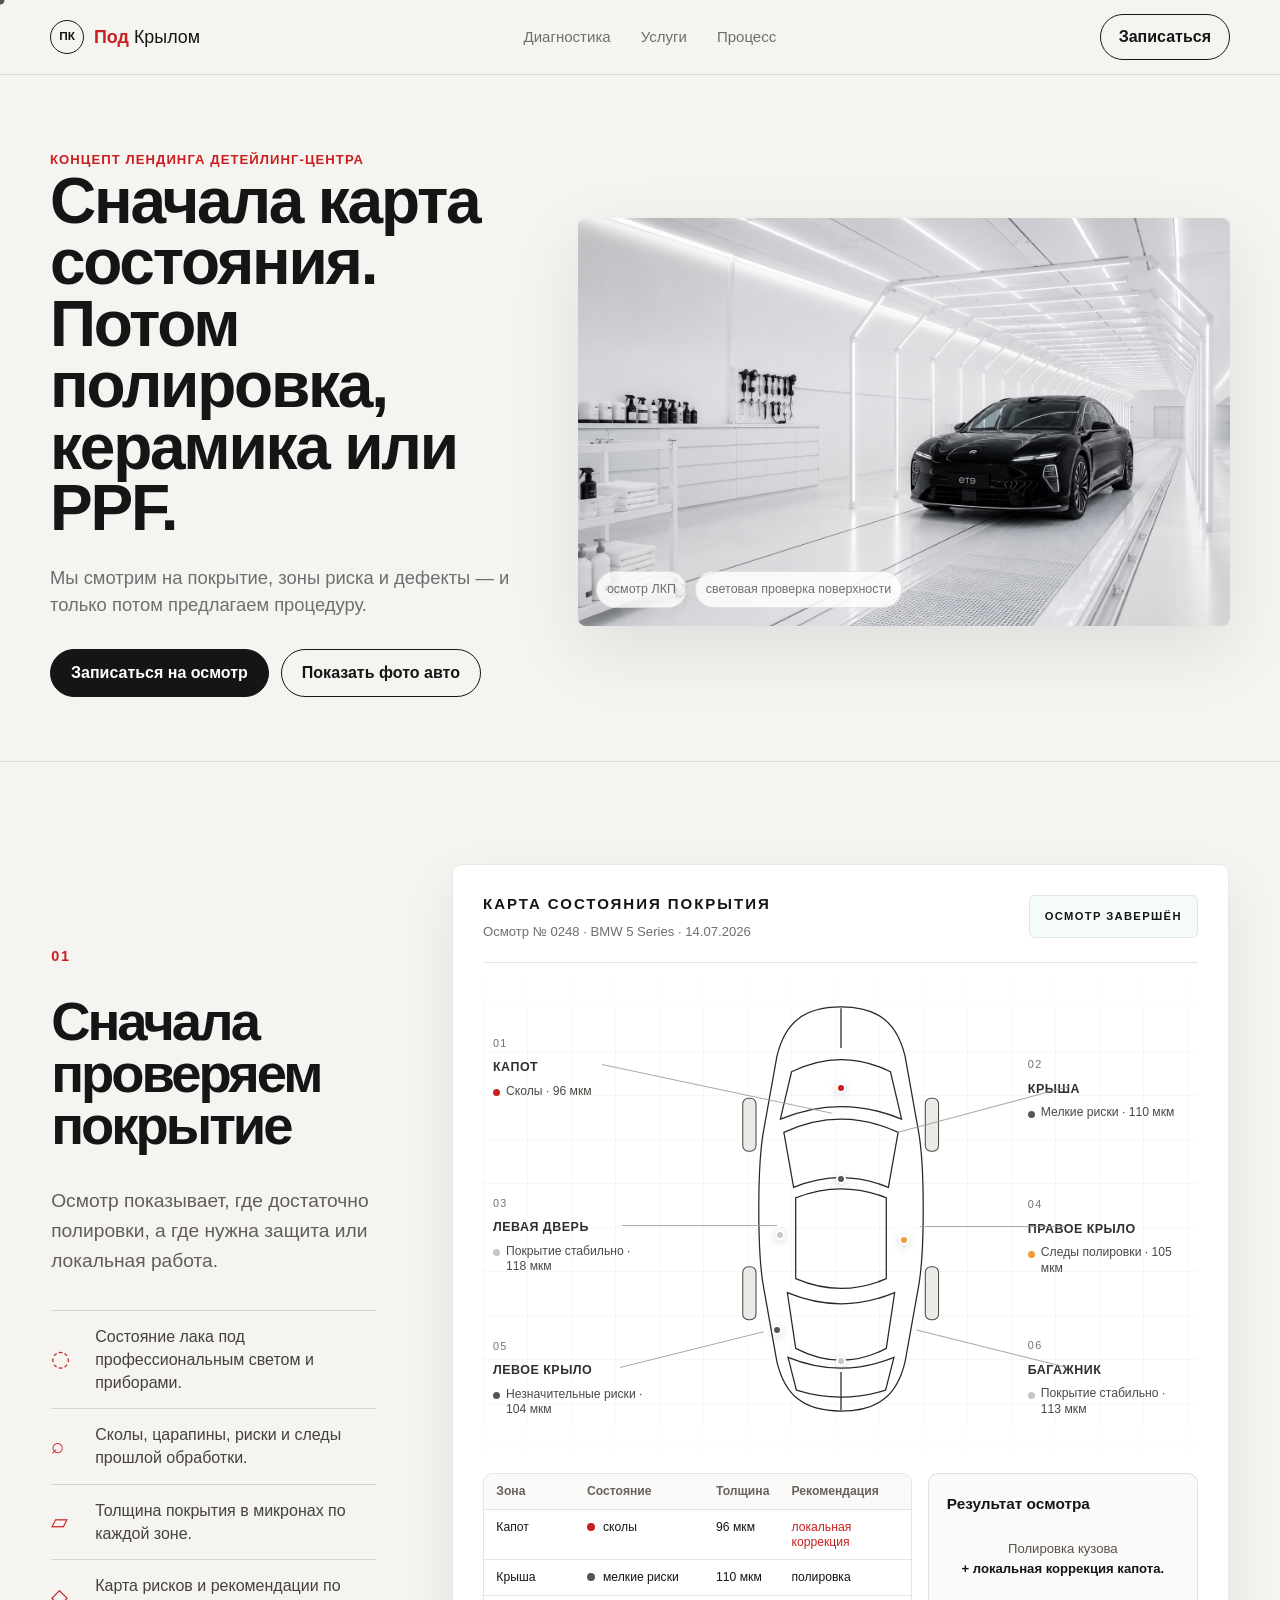
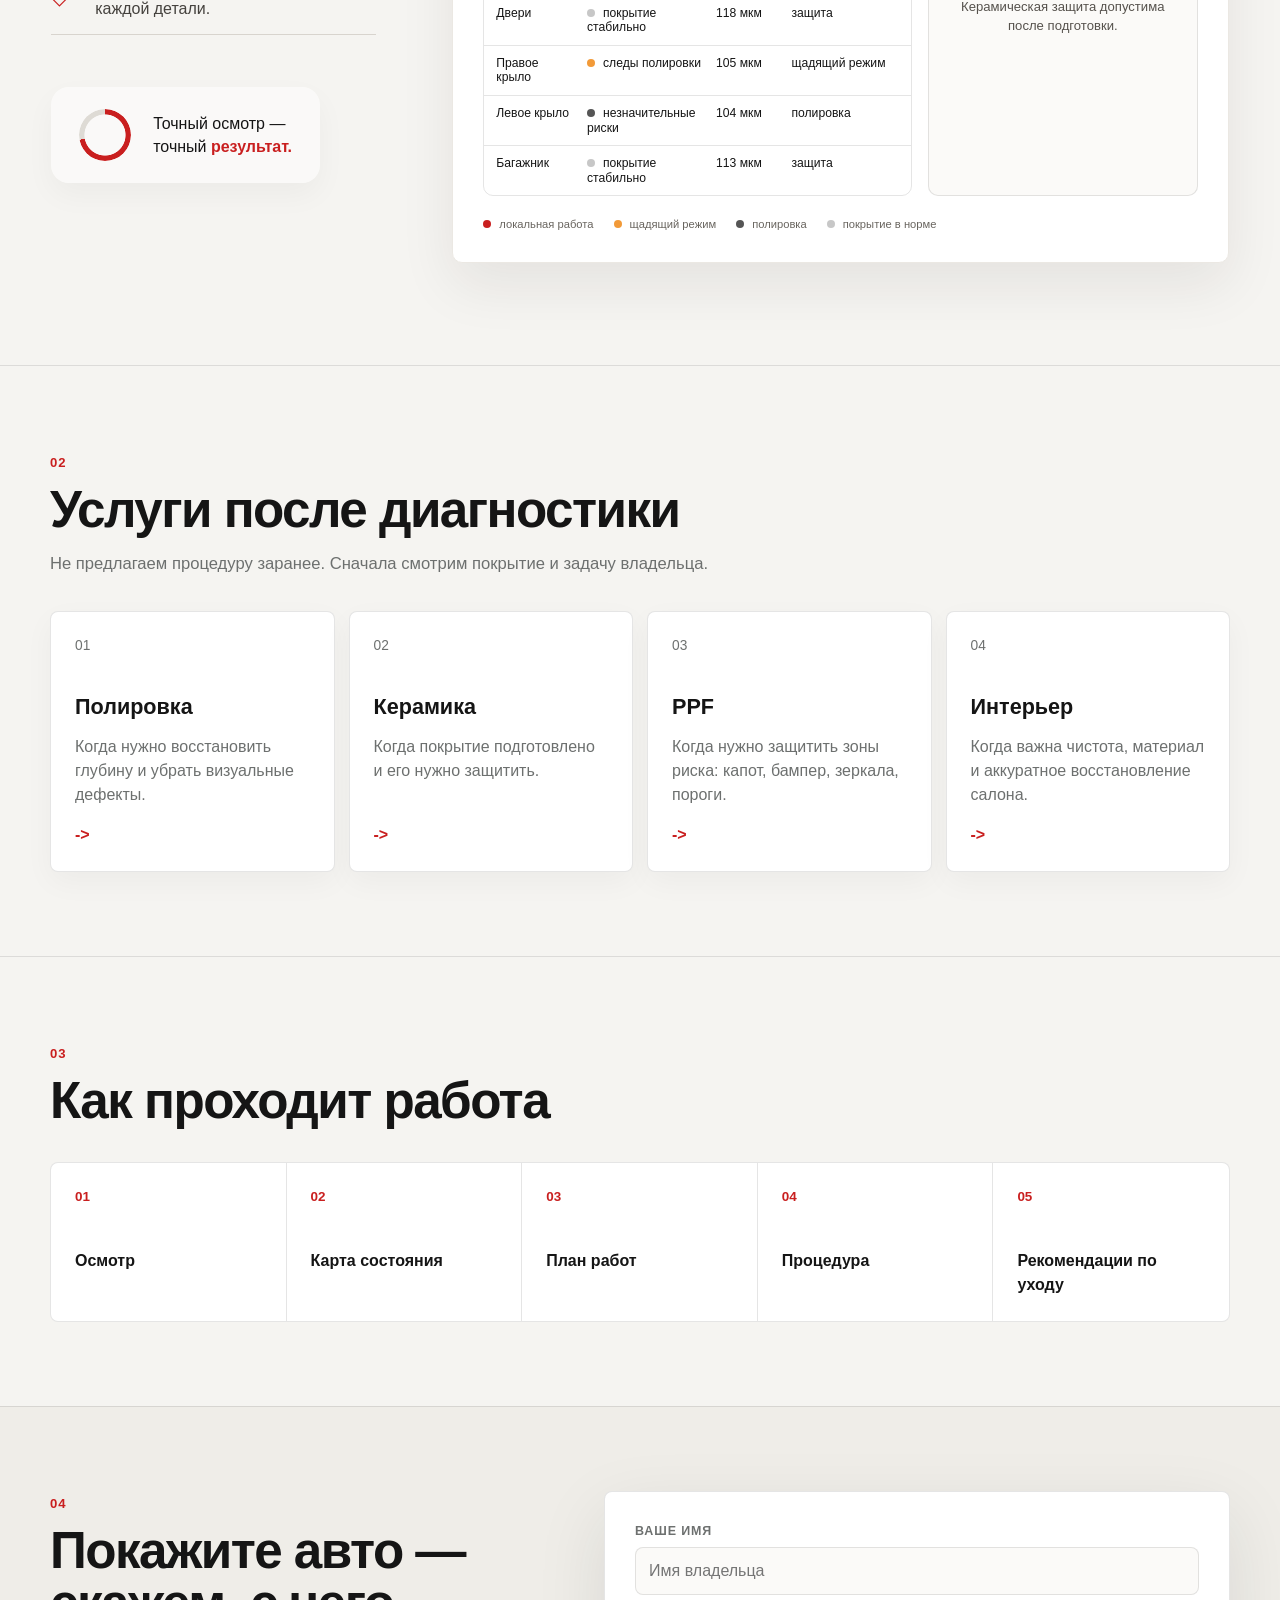
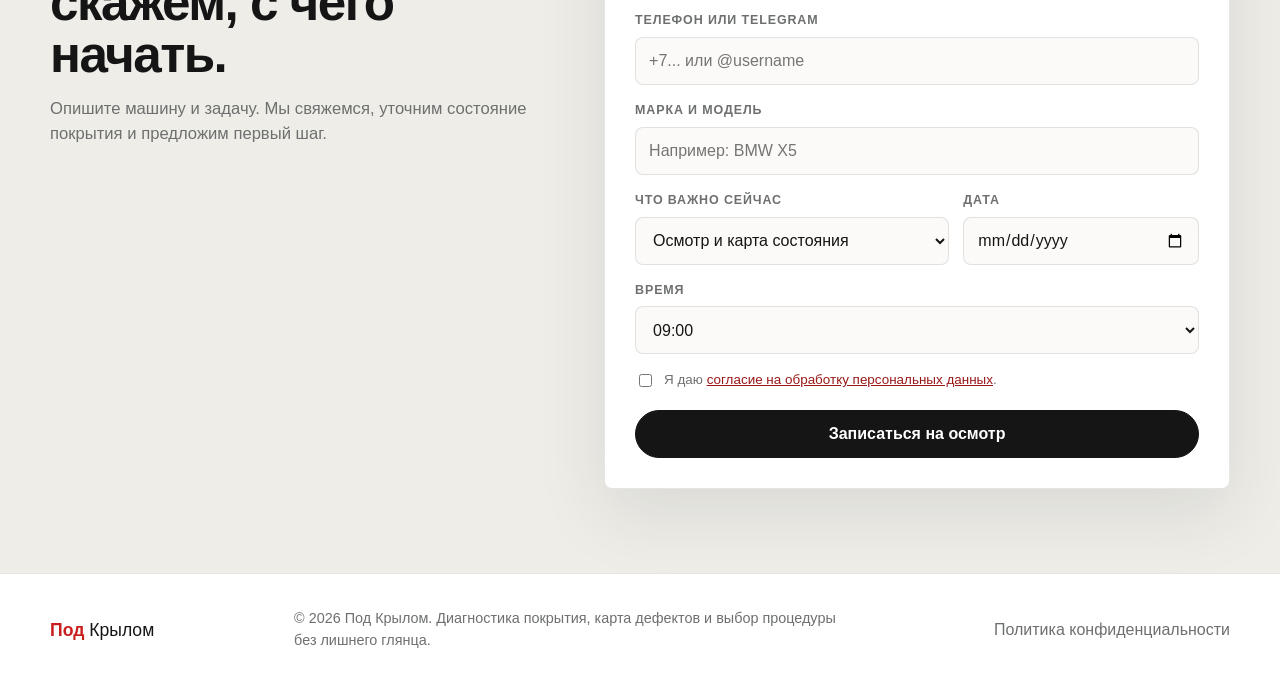
<file: index.html>
<!DOCTYPE html>
<html lang="ru">
<head>
    <meta charset="UTF-8">
    <meta name="viewport" content="width=device-width, initial-scale=1.0">
    <title>Под Крылом — диагностика покрытия и детейлинг автомобиля</title>
    <meta name="description" content="Под Крылом — детейлинг-студия в Москве. Сначала смотрим лак, зоны риска и дефекты, потом предлагаем полировку, керамику, PPF или интерьер.">
    <link rel="stylesheet" href="styles.css">
</head>
<body id="top">
    <div class="preloader" id="preloader" aria-hidden="true">
        <div class="preloader-car">
            <svg viewBox="0 0 420 110" role="img" aria-label="Силуэт автомобиля">
                <path class="car-outline" d="M42 73 C70 48, 98 36, 142 36 L250 36 C289 37, 313 50, 345 72 L382 75" />
                <path class="car-outline lower" d="M74 78 L335 78" />
                <circle class="car-wheel" cx="126" cy="79" r="16" />
                <circle class="car-wheel" cx="294" cy="79" r="16" />
                <path class="scan-line" d="M56 46 L360 46" />
                <path class="preloader-mark" d="M228 31 l11 11 m0 -11 l-11 11" />
            </svg>
        </div>
        <p>Проверяем состояние поверхности...</p>
    </div>

    <div class="cursor-dot" id="cursorDot" aria-hidden="true"></div>
    <div class="cursor-label" id="cursorLabel" aria-hidden="true">проверить зону</div>

    <header class="header">
        <div class="container header-container">
            <a href="#top" class="logo" aria-label="Под Крылом">
                <span class="logo-mark">ПК</span>
                <span class="logo-text"><strong>Под</strong> Крылом</span>
            </a>
            <nav class="nav" aria-label="Основная навигация">
                <a href="#diagnostics">Диагностика</a>
                <a href="#services">Услуги</a>
                <a href="#process">Процесс</a>
            </nav>
            <a href="#booking" class="header-action">Записаться</a>
        </div>
    </header>

    <main>
        <section class="hero-section">
            <div class="container hero-grid">
                <div class="hero-copy">
                    <span class="eyebrow">Концепт лендинга детейлинг-центра</span>
                    <h1>Сначала карта состояния.<br>Потом полировка, керамика или PPF.</h1>
                    <p>Мы смотрим на покрытие, зоны риска и дефекты — и только потом предлагаем процедуру.</p>
                    <div class="hero-actions">
                        <a href="#booking" class="btn btn-primary">Записаться на осмотр</a>
                        <a href="#booking" class="btn btn-secondary">Показать фото авто</a>
                    </div>
                </div>
                <figure class="hero-visual inspection-area">
                    <img src="assets/images/detailing-antigravity-hero.jpg" alt="Светлая детейлинг-студия и автомобиль на осмотре покрытия" loading="eager" decoding="async">
                    <figcaption>
                        <span>осмотр ЛКП</span>
                        <span>световая проверка поверхности</span>
                    </figcaption>
                </figure>
            </div>
        </section>

        <section class="inspection diagnostics-section" id="diagnostics">
            <div class="inspection__copy">
                <span class="inspection__index">01</span>
                <h2 class="inspection__title">Сначала<br>проверяем покрытие</h2>
                <p class="inspection__lead">Осмотр показывает, где достаточно полировки, а где нужна защита или локальная работа.</p>

                <ul class="inspection__benefits">
                    <li>
                        <span class="inspection__benefit-icon" aria-hidden="true">◌</span>
                        <span>Состояние лака под профессиональным светом и приборами.</span>
                    </li>
                    <li>
                        <span class="inspection__benefit-icon" aria-hidden="true">⌕</span>
                        <span>Сколы, царапины, риски и следы прошлой обработки.</span>
                    </li>
                    <li>
                        <span class="inspection__benefit-icon" aria-hidden="true">▱</span>
                        <span>Толщина покрытия в микронах по каждой зоне.</span>
                    </li>
                    <li>
                        <span class="inspection__benefit-icon" aria-hidden="true">◇</span>
                        <span>Карта рисков и рекомендации по каждой детали.</span>
                    </li>
                </ul>

                <div class="inspection__result-chip">
                    <span class="inspection__result-ring" aria-hidden="true"></span>
                    <p>Точный осмотр —<br>точный <strong>результат.</strong></p>
                </div>
            </div>

            <article class="inspection-card">
                <header class="inspection-card__header">
                    <div>
                        <p class="inspection-card__eyebrow">Карта состояния покрытия</p>
                        <p class="inspection-card__meta">Осмотр № 0248 · BMW 5 Series · 14.07.2026</p>
                    </div>
                    <span class="inspection-card__status">Осмотр завершён</span>
                </header>

                <div class="inspection-card__map">
                    <div class="inspection-card__grid" aria-hidden="true"></div>

                    <div class="car-map" role="img" aria-label="Карта состояния кузова автомобиля">
                        <svg class="car-map__car" viewBox="0 0 320 620" aria-hidden="true">
                            <g fill="none" stroke="currentColor" stroke-width="2">
                                <path d="M160 20 C105 20 79 44 68 91 L49 197 C44 224 42 254 42 310 C42 366 44 396 49 423 L68 529 C79 576 105 600 160 600 C215 600 241 576 252 529 L271 423 C276 396 278 366 278 310 C278 254 276 224 271 197 L252 91 C241 44 215 20 160 20Z"/>
                                <path d="M89 113 Q160 78 231 113 L247 181 Q160 145 73 181Z"/>
                                <path d="M78 200 Q160 162 242 200 L228 279 Q160 251 92 279Z"/>
                                <path d="M95 294 Q160 268 225 294 L225 410 Q160 438 95 410Z"/>
                                <path d="M83 430 Q160 462 237 430 L225 510 Q160 544 95 510Z"/>
                                <path d="M84 523 Q160 554 236 523 L224 570 Q160 590 96 570Z"/>
                                <path d="M160 22 L160 79 M160 544 L160 599"/>
                            </g>
                            <g class="car-map__wheels">
                                <rect x="19" y="151" width="20" height="76" rx="8"/>
                                <rect x="281" y="151" width="20" height="76" rx="8"/>
                                <rect x="19" y="393" width="20" height="76" rx="8"/>
                                <rect x="281" y="393" width="20" height="76" rx="8"/>
                            </g>
                        </svg>

                        <button class="car-pin car-pin--hood is-critical" style="--x:50%;--y:22%" data-zone="hood" data-title="Капот" data-status="Сколы" data-thickness="96 мкм" data-recommendation="Локальная коррекция" aria-label="Капот: сколы, 96 микрон">
                            <span></span><b>Капот</b>
                        </button>
                        <button class="car-pin car-pin--roof is-polish" style="--x:50%;--y:43%" data-zone="roof" data-title="Крыша" data-status="Мелкие риски" data-thickness="110 мкм" data-recommendation="Полировка" aria-label="Крыша: мелкие риски, 110 микрон">
                            <span></span><b>Крыша</b>
                        </button>
                        <button class="car-pin car-pin--left-door is-normal" style="--x:31%;--y:56%" data-zone="leftDoor" data-title="Левая дверь" data-status="Покрытие стабильно" data-thickness="118 мкм" data-recommendation="Защита" aria-label="Левая дверь: покрытие стабильно, 118 микрон">
                            <span></span><b>Левая дверь</b>
                        </button>
                        <button class="car-pin car-pin--right-fender is-careful" style="--x:70%;--y:57%" data-zone="rightFender" data-title="Правое крыло" data-status="Следы полировки" data-thickness="105 мкм" data-recommendation="Щадящий режим" aria-label="Правое крыло: следы полировки, 105 микрон">
                            <span></span><b>Правое крыло</b>
                        </button>
                        <button class="car-pin car-pin--left-fender is-polish" style="--x:30%;--y:78%" data-zone="leftFender" data-title="Левое крыло" data-status="Незначительные риски" data-thickness="104 мкм" data-recommendation="Полировка" aria-label="Левое крыло: незначительные риски, 104 микрона">
                            <span></span><b>Левое крыло</b>
                        </button>
                        <button class="car-pin car-pin--trunk is-normal" style="--x:50%;--y:85%" data-zone="trunk" data-title="Багажник" data-status="Покрытие стабильно" data-thickness="113 мкм" data-recommendation="Защита" aria-label="Багажник: покрытие стабильно, 113 микрон">
                            <span></span><b>Багажник</b>
                        </button>
                    </div>

                    <div class="marker-tooltip" id="markerTooltip" role="status" aria-live="polite"></div>

                    <div class="map-callout map-callout--hood" data-zone="hood">
                        <span class="map-callout__number">01</span>
                        <strong>Капот</strong>
                        <em>Сколы · 96 мкм</em>
                    </div>
                    <div class="map-callout map-callout--roof" data-zone="roof">
                        <span class="map-callout__number">02</span>
                        <strong>Крыша</strong>
                        <em>Мелкие риски · 110 мкм</em>
                    </div>
                    <div class="map-callout map-callout--left-door" data-zone="leftDoor">
                        <span class="map-callout__number">03</span>
                        <strong>Левая дверь</strong>
                        <em>Покрытие стабильно · 118 мкм</em>
                    </div>
                    <div class="map-callout map-callout--right-fender" data-zone="rightFender">
                        <span class="map-callout__number">04</span>
                        <strong>Правое крыло</strong>
                        <em>Следы полировки · 105 мкм</em>
                    </div>
                    <div class="map-callout map-callout--left-fender" data-zone="leftFender">
                        <span class="map-callout__number">05</span>
                        <strong>Левое крыло</strong>
                        <em>Незначительные риски · 104 мкм</em>
                    </div>
                    <div class="map-callout map-callout--trunk" data-zone="trunk">
                        <span class="map-callout__number">06</span>
                        <strong>Багажник</strong>
                        <em>Покрытие стабильно · 113 мкм</em>
                    </div>
                </div>

                <div class="inspection-card__bottom">
                    <div class="inspection-table">
                        <div class="inspection-table__row inspection-table__head">
                            <span>Зона</span><span>Состояние</span><span>Толщина</span><span>Рекомендация</span>
                        </div>
                        <div class="inspection-table__row" data-zone="hood">
                            <span>Капот</span><span><i class="dot dot--critical"></i>сколы</span><span>96 мкм</span><span class="accent">локальная коррекция</span>
                        </div>
                        <div class="inspection-table__row" data-zone="roof">
                            <span>Крыша</span><span><i class="dot dot--polish"></i>мелкие риски</span><span>110 мкм</span><span>полировка</span>
                        </div>
                        <div class="inspection-table__row" data-zone="leftDoor">
                            <span>Двери</span><span><i class="dot dot--normal"></i>покрытие стабильно</span><span>118 мкм</span><span>защита</span>
                        </div>
                        <div class="inspection-table__row" data-zone="rightFender">
                            <span>Правое крыло</span><span><i class="dot dot--careful"></i>следы полировки</span><span>105 мкм</span><span>щадящий режим</span>
                        </div>
                        <div class="inspection-table__row" data-zone="leftFender">
                            <span>Левое крыло</span><span><i class="dot dot--polish"></i>незначительные риски</span><span>104 мкм</span><span>полировка</span>
                        </div>
                        <div class="inspection-table__row" data-zone="trunk">
                            <span>Багажник</span><span><i class="dot dot--normal"></i>покрытие стабильно</span><span>113 мкм</span><span>защита</span>
                        </div>
                    </div>

                    <aside class="inspection-summary">
                        <h3>Результат осмотра</h3>
                        <p>Полировка кузова<br><strong>+ локальная коррекция капота.</strong></p>
                        <p>Керамическая защита допустима после подготовки.</p>
                    </aside>
                </div>

                <footer class="inspection-card__legend">
                    <span><i class="dot dot--critical"></i>локальная работа</span>
                    <span><i class="dot dot--careful"></i>щадящий режим</span>
                    <span><i class="dot dot--polish"></i>полировка</span>
                    <span><i class="dot dot--normal"></i>покрытие в норме</span>
                </footer>
            </article>
        </section>

        <section class="services-section" id="services">
            <div class="container">
                <div class="section-head">
                    <span class="section-number">02</span>
                    <h2>Услуги после диагностики</h2>
                    <p>Не предлагаем процедуру заранее. Сначала смотрим покрытие и задачу владельца.</p>
                </div>
                <div class="services-grid">
                    <article class="service-card">
                        <span class="service-index">01</span>
                        <h3>Полировка</h3>
                        <p>Когда нужно восстановить глубину и убрать визуальные дефекты.</p>
                        <span class="card-arrow">-></span>
                    </article>
                    <article class="service-card">
                        <span class="service-index">02</span>
                        <h3>Керамика</h3>
                        <p>Когда покрытие подготовлено и его нужно защитить.</p>
                        <span class="card-arrow">-></span>
                    </article>
                    <article class="service-card">
                        <span class="service-index">03</span>
                        <h3>PPF</h3>
                        <p>Когда нужно защитить зоны риска: капот, бампер, зеркала, пороги.</p>
                        <span class="card-arrow">-></span>
                    </article>
                    <article class="service-card">
                        <span class="service-index">04</span>
                        <h3>Интерьер</h3>
                        <p>Когда важна чистота, материал и аккуратное восстановление салона.</p>
                        <span class="card-arrow">-></span>
                    </article>
                </div>
            </div>
        </section>

        <section class="process-section" id="process">
            <div class="container">
                <div class="section-head">
                    <span class="section-number">03</span>
                    <h2>Как проходит работа</h2>
                </div>
                <ol class="process-list">
                    <li><span>Осмотр</span></li>
                    <li><span>Карта состояния</span></li>
                    <li><span>План работ</span></li>
                    <li><span>Процедура</span></li>
                    <li><span>Рекомендации по уходу</span></li>
                </ol>
            </div>
        </section>

        <section class="booking-section" id="booking">
            <div class="container booking-grid">
                <div class="booking-copy">
                    <span class="section-number">04</span>
                    <h2>Покажите авто — скажем, с чего начать.</h2>
                    <p>Опишите машину и задачу. Мы свяжемся, уточним состояние покрытия и предложим первый шаг.</p>
                </div>

                <form class="booking-form" id="detailingForm">
                    <div class="form-group">
                        <label for="userName">Ваше имя</label>
                        <input type="text" id="userName" name="name" placeholder="Имя владельца" required maxlength="60" autocomplete="name">
                    </div>
                    <div class="form-group">
                        <label for="userContact">Телефон или Telegram</label>
                        <input type="text" id="userContact" name="contact" placeholder="+7... или @username" required maxlength="80" autocomplete="tel">
                    </div>
                    <div class="form-group">
                        <label for="carModel">Марка и модель</label>
                        <input type="text" id="carModel" name="car_model" placeholder="Например: BMW X5" required maxlength="80" autocomplete="off">
                    </div>
                    <div class="form-row">
                        <div class="form-group">
                            <label for="serviceType">Что важно сейчас</label>
                            <select id="serviceType" name="service">
                                <option value="inspection">Осмотр и карта состояния</option>
                                <option value="polishing">Полировка</option>
                                <option value="ceramic">Керамика</option>
                                <option value="ppf">PPF для зон риска</option>
                                <option value="interior">Интерьер</option>
                            </select>
                        </div>
                        <div class="form-group">
                            <label for="visitDate">Дата</label>
                            <input type="date" id="visitDate" name="date" required aria-label="Дата осмотра">
                        </div>
                    </div>
                    <div class="form-group">
                        <label for="visitTime">Время</label>
                        <select id="visitTime" name="time">
                            <option value="09:00">09:00</option>
                            <option value="13:00">13:00</option>
                            <option value="17:00">17:00</option>
                        </select>
                    </div>
                    <div class="form-agreement">
                        <input type="checkbox" id="agree" name="agreement" required aria-label="Согласие на обработку персональных данных">
                        <label for="agree">Я даю <a href="privacy.html" target="_blank">согласие на обработку персональных данных</a>.</label>
                    </div>
                    <button type="submit" class="btn btn-primary submit-btn">Записаться на осмотр</button>
                </form>
            </div>
        </section>
    </main>

    <footer class="footer">
        <div class="container footer-container">
            <div class="footer-brand"><strong>Под</strong> Крылом</div>
            <p>&copy; 2026 Под Крылом. Диагностика покрытия, карта дефектов и выбор процедуры без лишнего глянца.</p>
            <a href="privacy.html" target="_blank">Политика конфиденциальности</a>
        </div>
    </footer>

    <script src="script.js"></script>
</body>
</html>
</file>
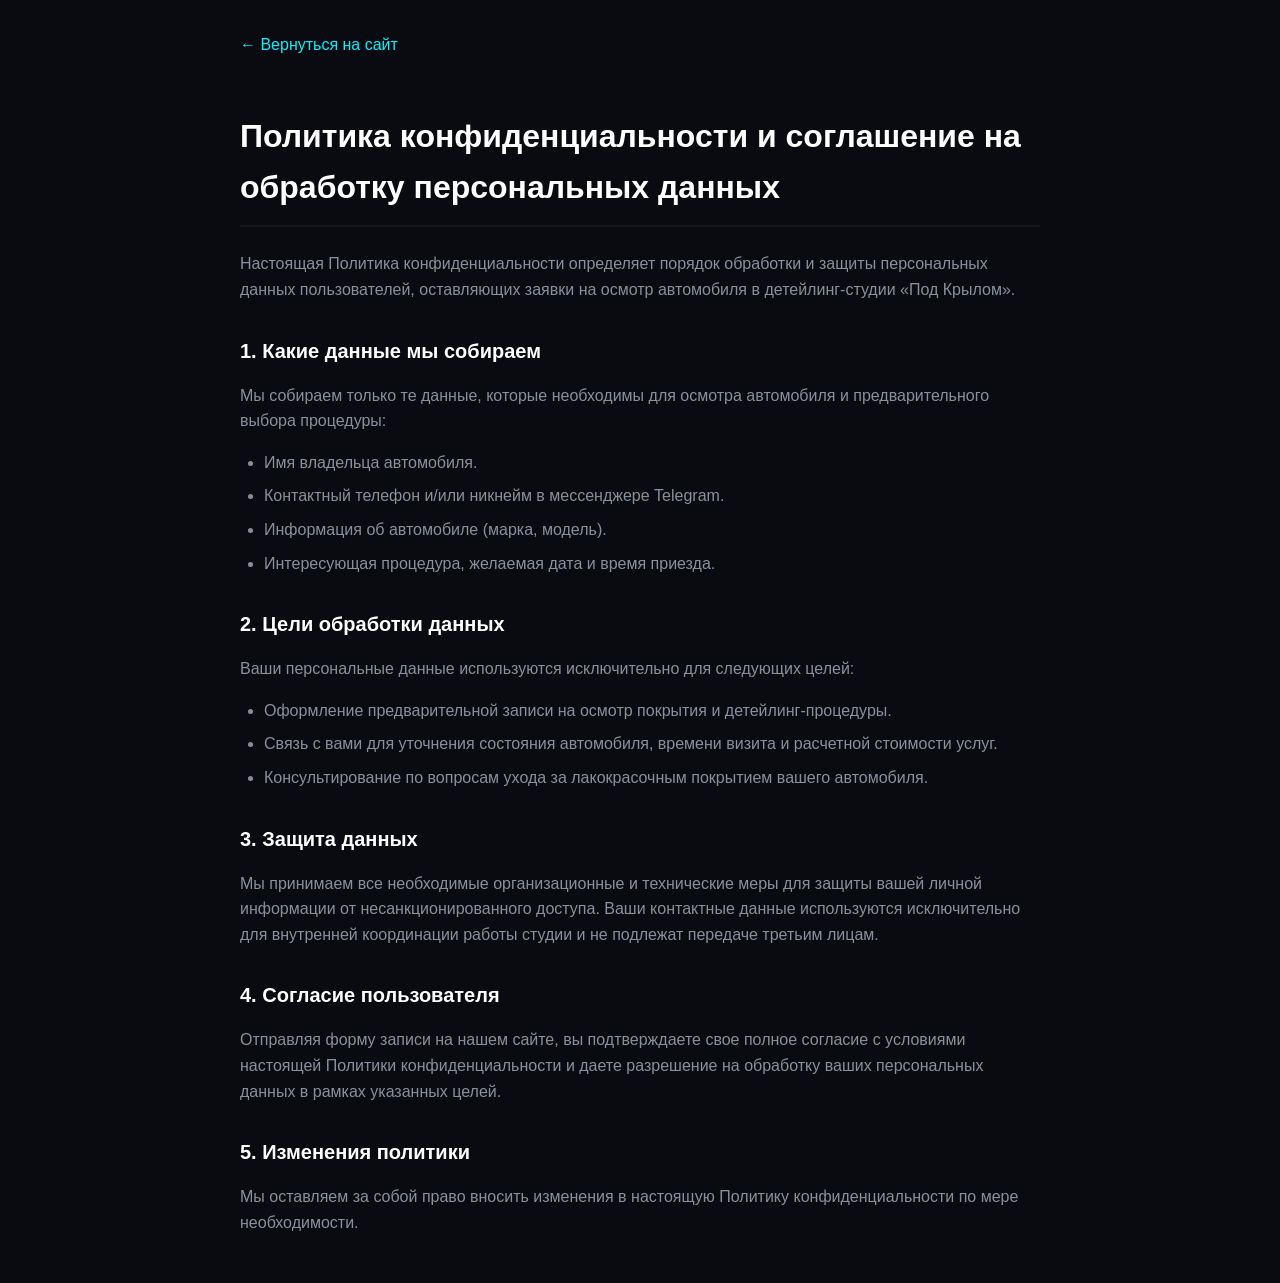
<file: privacy.html>
<!DOCTYPE html>
<html lang="ru">
<head>
    <meta charset="UTF-8">
    <meta name="viewport" content="width=device-width, initial-scale=1.0">
    <title>Политика конфиденциальности — Под Крылом</title>
    <style>
        body {
            font-family: Inter, -apple-system, BlinkMacSystemFont, "Segoe UI", sans-serif;
            line-height: 1.6;
            color: #8a8f9f;
            max-width: 800px;
            margin: 0 auto;
            padding: 2rem 1.5rem;
            background-color: #0a0b10;
        }
        h1 {
            color: #ffffff;
            font-size: 2rem;
            margin-bottom: 1.5rem;
            border-bottom: 2px solid rgba(255, 255, 255, 0.05);
            padding-bottom: 0.75rem;
        }
        h2 {
            color: #ffffff;
            font-size: 1.25rem;
            margin-top: 2rem;
            margin-bottom: 1rem;
        }
        p {
            margin-bottom: 1rem;
        }
        .back-link {
            display: inline-block;
            margin-bottom: 2rem;
            color: #00f2fe;
            text-decoration: none;
            font-weight: 500;
        }
        .back-link:hover {
            text-decoration: underline;
        }
        ul {
            margin-bottom: 1rem;
            padding-left: 1.5rem;
        }
        li {
            margin-bottom: 0.5rem;
        }
    </style>
</head>
<body>
    <a href="index.html" class="back-link">&larr; Вернуться на сайт</a>
    <h1>Политика конфиденциальности и соглашение на обработку персональных данных</h1>
    
    <p>Настоящая Политика конфиденциальности определяет порядок обработки и защиты персональных данных пользователей, оставляющих заявки на осмотр автомобиля в детейлинг-студии «Под Крылом».</p>
    
    <h2>1. Какие данные мы собираем</h2>
    <p>Мы собираем только те данные, которые необходимы для осмотра автомобиля и предварительного выбора процедуры:</p>
    <ul>
        <li>Имя владельца автомобиля.</li>
        <li>Контактный телефон и/или никнейм в мессенджере Telegram.</li>
        <li>Информация об автомобиле (марка, модель).</li>
        <li>Интересующая процедура, желаемая дата и время приезда.</li>
    </ul>

    <h2>2. Цели обработки данных</h2>
    <p>Ваши персональные данные используются исключительно для следующих целей:</p>
    <ul>
        <li>Оформление предварительной записи на осмотр покрытия и детейлинг-процедуры.</li>
        <li>Связь с вами для уточнения состояния автомобиля, времени визита и расчетной стоимости услуг.</li>
        <li>Консультирование по вопросам ухода за лакокрасочным покрытием вашего автомобиля.</li>
    </ul>

    <h2>3. Защита данных</h2>
    <p>Мы принимаем все необходимые организационные и технические меры для защиты вашей личной информации от несанкционированного доступа. Ваши контактные данные используются исключительно для внутренней координации работы студии и не подлежат передаче третьим лицам.</p>

    <h2>4. Согласие пользователя</h2>
    <p>Отправляя форму записи на нашем сайте, вы подтверждаете свое полное согласие с условиями настоящей Политики конфиденциальности и даете разрешение на обработку ваших персональных данных в рамках указанных целей.</p>

    <h2>5. Изменения политики</h2>
    <p>Мы оставляем за собой право вносить изменения в настоящую Политику конфиденциальности по мере необходимости.</p>
</body>
</html>
</file>
<file: styles.css>
:root {
    --bg: #f5f4f1;
    --paper: #ffffff;
    --ink: #151515;
    --muted: #6d706f;
    --line: rgba(20, 20, 20, 0.11);
    --soft: #ece9e4;
    --accent: #c91f1f;
    --accent-dark: #991818;
    --shadow: 0 24px 70px rgba(34, 36, 36, 0.10);
    --radius: 8px;
    --transition: 220ms ease;
}

* {
    box-sizing: border-box;
}

html {
    scroll-behavior: smooth;
}

body {
    margin: 0;
    font-family: Inter, -apple-system, BlinkMacSystemFont, "Segoe UI", sans-serif;
    background: var(--bg);
    color: var(--ink);
    line-height: 1.5;
    -webkit-font-smoothing: antialiased;
    overflow-x: hidden;
}

body.is-loading {
    overflow: hidden;
}

a {
    color: inherit;
}

img {
    max-width: 100%;
}

.container {
    width: min(1180px, calc(100% - 40px));
    margin: 0 auto;
}

.preloader {
    position: fixed;
    inset: 0;
    z-index: 999;
    display: grid;
    place-items: center;
    gap: 18px;
    align-content: center;
    background: #f8f7f4;
    transition: opacity 220ms ease, visibility 220ms ease;
}

.preloader.is-hidden {
    opacity: 0;
    visibility: hidden;
}

.preloader-car {
    width: min(420px, 78vw);
}

.preloader svg {
    width: 100%;
    overflow: visible;
}

.car-outline,
.car-wheel {
    fill: none;
    stroke: #202020;
    stroke-width: 2;
    stroke-linecap: round;
    stroke-dasharray: 560;
    stroke-dashoffset: 560;
    animation: draw-line 1100ms ease forwards;
}

.car-wheel {
    stroke-dasharray: 110;
    stroke-dashoffset: 110;
    animation-delay: 180ms;
}

.scan-line {
    fill: none;
    stroke: rgba(201, 31, 31, 0.55);
    stroke-width: 2;
    stroke-linecap: round;
    stroke-dasharray: 80 360;
    animation: scan-pass 1200ms ease-in-out 320ms forwards;
}

.preloader-mark {
    fill: none;
    stroke: var(--accent);
    stroke-width: 3;
    stroke-linecap: round;
    opacity: 0;
    animation: mark-in 300ms ease 1050ms forwards;
}

.preloader p {
    margin: 0;
    color: var(--muted);
    font-size: 0.95rem;
}

.cursor-dot,
.cursor-label {
    display: none;
}

@media (hover: hover) and (pointer: fine) {
    .cursor-dot {
        position: fixed;
        top: 0;
        left: 0;
        z-index: 998;
        display: block;
        width: 9px;
        height: 9px;
        border-radius: 999px;
        background: rgba(21, 21, 21, 0.72);
        pointer-events: none;
        transform: translate(-50%, -50%);
        transition: width var(--transition), height var(--transition), background var(--transition), border var(--transition);
    }

    .cursor-dot.is-inspecting {
        width: 30px;
        height: 30px;
        border: 1px solid rgba(201, 31, 31, 0.75);
        background: rgba(201, 31, 31, 0.08);
    }

    .cursor-dot.is-card {
        width: 18px;
        height: 18px;
        background: rgba(21, 21, 21, 0.18);
    }

    .cursor-label {
        position: fixed;
        z-index: 998;
        display: block;
        padding: 6px 9px;
        border: 1px solid rgba(201, 31, 31, 0.20);
        border-radius: 999px;
        background: rgba(255, 255, 255, 0.92);
        color: var(--accent-dark);
        font-size: 0.74rem;
        pointer-events: none;
        opacity: 0;
        transform: translate(14px, 14px);
        transition: opacity var(--transition);
    }

    .cursor-label.is-visible {
        opacity: 1;
    }
}

.header {
    position: sticky;
    top: 0;
    z-index: 50;
    border-bottom: 1px solid var(--line);
    background: rgba(245, 244, 241, 0.86);
    backdrop-filter: blur(16px);
}

.header-container {
    min-height: 74px;
    display: flex;
    align-items: center;
    justify-content: space-between;
    gap: 24px;
}

.logo {
    display: inline-flex;
    align-items: center;
    gap: 10px;
    text-decoration: none;
    font-size: 1.12rem;
}

.logo-mark {
    display: grid;
    place-items: center;
    width: 34px;
    height: 34px;
    border: 1px solid var(--ink);
    border-radius: 50%;
    font-size: 0.74rem;
    font-weight: 700;
}

.logo strong,
.footer-brand strong {
    color: var(--accent);
}

.nav {
    display: flex;
    gap: 30px;
    color: var(--muted);
    font-size: 0.94rem;
}

.nav a,
.header-action,
.footer a {
    text-decoration: none;
}

.nav a:hover,
.footer a:hover {
    color: var(--accent);
}

.header-action {
    border: 1px solid var(--ink);
    border-radius: 999px;
    padding: 10px 18px;
    font-weight: 650;
    transition: var(--transition);
}

.header-action:hover {
    background: var(--ink);
    color: white;
}

.hero-section {
    padding: 72px 0 64px;
}

.hero-grid {
    display: grid;
    grid-template-columns: 0.85fr 1.15fr;
    gap: 46px;
    align-items: center;
}

.eyebrow,
.section-number {
    color: var(--accent);
    font-size: 0.82rem;
    font-weight: 750;
    letter-spacing: 0.08em;
    text-transform: uppercase;
}

h1,
h2,
h3,
p {
    margin-top: 0;
}

h1 {
    margin-bottom: 24px;
    font-size: clamp(2.75rem, 5vw, 5.5rem);
    line-height: 0.96;
    letter-spacing: -0.035em;
}

.hero-copy p {
    max-width: 580px;
    margin-bottom: 30px;
    color: var(--muted);
    font-size: 1.15rem;
}

.hero-actions {
    display: flex;
    flex-wrap: wrap;
    gap: 12px;
}

.btn {
    display: inline-flex;
    align-items: center;
    justify-content: center;
    min-height: 48px;
    padding: 0 20px;
    border-radius: 999px;
    border: 1px solid var(--ink);
    font: inherit;
    font-weight: 700;
    text-decoration: none;
    cursor: pointer;
    transition: transform var(--transition), box-shadow var(--transition), background var(--transition), color var(--transition);
}

.btn:hover {
    transform: translateY(-2px);
}

.btn-primary {
    background: var(--ink);
    color: white;
}

.btn-primary:hover {
    box-shadow: 0 16px 32px rgba(21, 21, 21, 0.18);
}

.btn-secondary {
    background: transparent;
    color: var(--ink);
}

.btn-secondary:hover {
    background: white;
}

.hero-visual {
    position: relative;
    margin: 0;
    border-radius: var(--radius);
    overflow: hidden;
    background: white;
    box-shadow: var(--shadow);
}

.hero-visual::after {
    content: "";
    position: absolute;
    inset: 0;
    background: linear-gradient(105deg, transparent 34%, rgba(255, 255, 255, 0.42) 45%, transparent 57%);
    transform: translateX(-75%);
    animation: hero-sweep 5.5s ease-in-out infinite;
    pointer-events: none;
}

.hero-visual img {
    display: block;
    width: 100%;
    aspect-ratio: 16 / 10;
    object-fit: cover;
    object-position: center;
}

.hero-visual figcaption {
    position: absolute;
    left: 18px;
    bottom: 18px;
    display: flex;
    gap: 8px;
    flex-wrap: wrap;
}

.hero-visual figcaption span {
    padding: 8px 10px;
    border: 1px solid rgba(21, 21, 21, 0.10);
    border-radius: 999px;
    background: rgba(255, 255, 255, 0.82);
    color: var(--muted);
    font-size: 0.78rem;
}

.diagnostics-section,
.services-section,
.process-section,
.booking-section {
    padding: 84px 0;
    border-top: 1px solid var(--line);
}

.diagnostics-grid {
    display: grid;
    grid-template-columns: 0.72fr 1.28fr;
    gap: 44px;
    align-items: center;
}

.section-copy h2,
.section-head h2,
.booking-copy h2 {
    margin: 10px 0 16px;
    font-size: clamp(2rem, 4vw, 3.4rem);
    line-height: 1.02;
    letter-spacing: -0.03em;
}

.section-copy p,
.section-head p,
.booking-copy p {
    color: var(--muted);
    font-size: 1.04rem;
}

.check-list {
    display: grid;
    gap: 10px;
    margin: 28px 0 0;
    padding: 0;
    list-style: none;
    color: var(--ink);
}

.check-list li {
    padding-left: 22px;
    position: relative;
}

.check-list li::before {
    content: "";
    position: absolute;
    left: 0;
    top: 0.72em;
    width: 8px;
    height: 1px;
    background: var(--accent);
}

.diagnostic-map {
    position: relative;
}

.map-paper {
    position: relative;
    min-height: 500px;
    padding: 26px 28px 22px;
    border: 1px solid var(--line);
    border-radius: var(--radius);
    background:
        linear-gradient(rgba(21, 21, 21, 0.022) 1px, transparent 1px),
        linear-gradient(90deg, rgba(21, 21, 21, 0.022) 1px, transparent 1px),
        #fbfbfa;
    background-size: 42px 42px;
    box-shadow: var(--shadow);
    overflow: hidden;
}

.map-head {
    display: flex;
    align-items: center;
    justify-content: space-between;
    gap: 16px;
    color: var(--muted);
    font-size: 0.88rem;
}

.map-head span {
    display: inline-flex;
    align-items: center;
    gap: 9px;
}

.map-head i {
    width: 8px;
    height: 8px;
    border-radius: 50%;
    background: var(--accent);
    box-shadow: 0 0 0 5px rgba(201, 31, 31, 0.08);
}

.map-head strong {
    color: var(--ink);
    font-weight: 700;
}

.inspection-plan {
    display: block;
    width: 100%;
    height: auto;
    aspect-ratio: 760 / 440;
    margin-top: 8px;
    overflow: visible;
}

.vehicle-body {
    fill: url(#bodyPaint);
    stroke: rgba(10, 11, 12, 0.92);
    stroke-width: 2.5;
}

.vehicle-wheel {
    fill: #101112;
}

.vehicle-panel {
    fill: rgba(255, 255, 255, 0.035);
    stroke: rgba(255, 255, 255, 0.22);
    stroke-width: 1.4;
}

.vehicle-glass {
    fill: url(#glassPaint);
    stroke: rgba(255, 255, 255, 0.28);
    stroke-width: 1.5;
}

.vehicle-roof {
    fill: #222526;
    stroke: rgba(255, 255, 255, 0.16);
    stroke-width: 1.4;
}

.vehicle-line,
.vehicle-mirror,
.vehicle-highlight {
    fill: none;
    stroke: rgba(255, 255, 255, 0.22);
    stroke-width: 1.35;
    stroke-linecap: round;
    stroke-linejoin: round;
}

.vehicle-highlight {
    stroke: rgba(255, 255, 255, 0.55);
    stroke-width: 2;
}

.scan-beam path {
    fill: none;
    stroke: rgba(201, 31, 31, 0.42);
    stroke-width: 2;
    stroke-linecap: round;
    stroke-dasharray: 34 18;
    animation: scan-map 5.2s linear infinite;
}

.scan-beam path:last-child {
    stroke: rgba(201, 31, 31, 0.16);
    animation-delay: -1.4s;
}

.inspection-zone path {
    fill: none;
    stroke: rgba(201, 31, 31, 0.52);
    stroke-width: 1.5;
    stroke-linecap: round;
    stroke-dasharray: 4 5;
}

.inspection-zone circle {
    fill: #fbfbfa;
    stroke: var(--accent);
    stroke-width: 2;
    transform-box: fill-box;
    transform-origin: center;
    animation: zone-pulse 4.8s ease-in-out infinite;
}

.inspection-zone--two circle {
    animation-delay: -1.2s;
}

.inspection-zone--three circle {
    animation-delay: -2.4s;
}

.inspection-zone--four circle {
    animation-delay: -3.6s;
}

.zone-number,
.zone-title,
.zone-caption {
    font-family: Inter, -apple-system, BlinkMacSystemFont, "Segoe UI", sans-serif;
}

.zone-number {
    fill: var(--accent);
    font-size: 13px;
    font-weight: 800;
    text-anchor: middle;
}

.zone-title {
    fill: var(--ink);
    font-size: 15px;
    font-weight: 750;
}

.zone-caption {
    fill: var(--muted);
    font-size: 12px;
}

.map-legend {
    display: grid;
    grid-template-columns: repeat(4, minmax(0, 1fr));
    gap: 8px;
    padding-top: 16px;
    border-top: 1px solid var(--line);
}

.map-legend span {
    display: flex;
    align-items: center;
    gap: 9px;
    color: #454847;
    font-size: 0.78rem;
    white-space: nowrap;
}

.map-legend b {
    color: var(--accent);
    font-size: 0.68rem;
    letter-spacing: 0.06em;
}

/* Inspection block from detailing-inspection-block.zip, scoped to avoid SVG conflicts. */
.inspection {
    padding: clamp(72px, 9vw, 140px) 24px;
    overflow: hidden;
    color: var(--ink);
    background: var(--bg);
}

.inspection__container {
    display: grid;
    grid-template-columns: minmax(280px, 0.78fr) minmax(540px, 1.22fr);
    gap: clamp(48px, 7vw, 112px);
    align-items: center;
    width: min(1240px, 100%);
    margin: 0 auto;
}

.inspection__content {
    max-width: 490px;
}

.inspection__number {
    display: block;
    margin-bottom: 20px;
    color: var(--accent);
    font-size: 0.76rem;
    font-weight: 800;
    letter-spacing: 0.16em;
}

.inspection__title {
    max-width: 470px;
    margin: 0;
    font-size: clamp(36px, 4.2vw, 62px);
    font-weight: 720;
    line-height: 0.98;
    letter-spacing: -0.045em;
}

.inspection__description {
    max-width: 460px;
    margin: 30px 0 0;
    color: #55544f;
    font-size: clamp(16px, 1.35vw, 19px);
    line-height: 1.55;
}

.inspection__list {
    display: grid;
    margin: 38px 0 0;
    padding: 0;
    list-style: none;
    border-top: 1px solid rgba(23, 23, 21, 0.14);
}

.inspection__list li {
    position: relative;
    padding: 15px 12px 15px 24px;
    border-bottom: 1px solid rgba(23, 23, 21, 0.11);
    color: #343431;
    font-size: 0.94rem;
    line-height: 1.45;
}

.inspection__list li::before {
    content: "";
    position: absolute;
    top: 21px;
    left: 4px;
    width: 5px;
    height: 5px;
    border: 1px solid var(--accent);
    border-radius: 50%;
}

.inspection .inspection-map {
    position: relative;
    min-width: 0;
    padding: clamp(20px, 2.5vw, 34px);
    overflow: hidden;
    border: 1px solid rgba(23, 23, 21, 0.1);
    border-radius: 3px;
    background: #fff;
    box-shadow: 0 18px 60px rgba(31, 29, 25, 0.045), 0 2px 8px rgba(31, 29, 25, 0.025);
}

.inspection .inspection-map::before {
    content: "";
    position: absolute;
    inset: 0;
    pointer-events: none;
    opacity: 0.58;
    background-image:
        linear-gradient(rgba(35, 35, 32, 0.035) 1px, transparent 1px),
        linear-gradient(90deg, rgba(35, 35, 32, 0.035) 1px, transparent 1px);
    background-size: 32px 32px;
    mask-image: linear-gradient(to bottom, transparent, #000 12%, #000 88%, transparent);
}

.inspection .inspection-map > * {
    position: relative;
    z-index: 1;
}

.inspection-map__header {
    display: flex;
    gap: 24px;
    align-items: flex-start;
    justify-content: space-between;
    padding-bottom: 19px;
    border-bottom: 1px solid rgba(23, 23, 21, 0.1);
}

.inspection-map__eyebrow {
    display: block;
    margin-bottom: 7px;
    font-size: 0.66rem;
    font-weight: 800;
    letter-spacing: 0.14em;
    text-transform: uppercase;
}

.inspection-map__caption {
    margin: 0;
    color: var(--muted);
    font-size: 0.8rem;
    line-height: 1.45;
}

.inspection-map__status {
    flex: 0 0 auto;
    padding: 7px 9px 6px;
    border: 1px solid rgba(23, 23, 21, 0.13);
    color: #66645f;
    font-size: 0.62rem;
    font-weight: 800;
    letter-spacing: 0.12em;
    text-transform: uppercase;
}

.inspection-map__canvas {
    min-width: 0;
    padding: clamp(10px, 2vw, 24px) 0 4px;
}

.inspection-map__svg {
    display: block;
    width: 100%;
    height: auto;
    overflow: visible;
}

.map-callout-lines {
    fill: none;
    stroke: #aaa8a1;
    stroke-width: 1.15;
    stroke-linecap: round;
    stroke-linejoin: round;
    vector-effect: non-scaling-stroke;
}

.map-callout-points {
    fill: #fff;
    stroke: #77756f;
    stroke-width: 1.15;
    vector-effect: non-scaling-stroke;
}

.map-label__number {
    fill: #918f88;
    font-size: 10px;
    font-weight: 800;
    letter-spacing: 0.12em;
}

.map-label__title {
    fill: #302f2c;
    font-size: 12px;
    font-weight: 560;
}

.inspection-car-outline {
    fill: none;
    stroke-linecap: round;
    stroke-linejoin: round;
}

.inspection-car-body {
    fill: rgba(250, 249, 247, 0.82);
    stroke: #292926;
    stroke-width: 1.5;
    vector-effect: non-scaling-stroke;
}

.inspection-car-panel {
    fill: rgba(247, 246, 243, 0.62);
    stroke: #696862;
    stroke-width: 1;
    vector-effect: non-scaling-stroke;
}

.inspection-car-glass {
    fill: rgba(226, 228, 226, 0.42);
    stroke: #686762;
    stroke-width: 1;
    vector-effect: non-scaling-stroke;
}

.inspection-car-roof {
    fill: rgba(250, 249, 247, 0.78);
    stroke: #4b4a46;
    stroke-width: 1.15;
    vector-effect: non-scaling-stroke;
}

.inspection-car-detail {
    fill: none;
    stroke: #b2b0a9;
    stroke-width: 0.9;
    vector-effect: non-scaling-stroke;
}

.inspection-car-wheels rect {
    fill: #dedcd6;
    stroke: #4d4c48;
    stroke-width: 1;
    vector-effect: non-scaling-stroke;
}

.diagnostic-mark {
    fill: none;
    stroke: var(--accent);
    stroke-width: 1.25;
    vector-effect: non-scaling-stroke;
}

.diagnostic-mark circle:first-child {
    fill: rgba(201, 31, 31, 0.035);
}

.diagnostic-mark circle:nth-child(2) {
    fill: var(--accent);
    stroke: none;
}

.map-mobile-markers {
    display: none;
}

.map-mobile-markers circle {
    fill: #fff;
    stroke: #4c4b47;
    stroke-width: 1;
    vector-effect: non-scaling-stroke;
}

.map-mobile-markers text {
    fill: #343330;
    stroke: none;
    font-size: 8px;
    font-weight: 800;
    text-anchor: middle;
}

.inspection-map__legend {
    display: none;
}

.inspection-map__footer {
    display: flex;
    gap: 18px;
    justify-content: space-between;
    padding-top: 16px;
    border-top: 1px solid rgba(23, 23, 21, 0.1);
    color: #8a8881;
    font-size: 0.6rem;
    letter-spacing: 0.08em;
    text-transform: uppercase;
}

.section-head {
    max-width: 740px;
    margin-bottom: 34px;
}

.services-grid {
    display: grid;
    grid-template-columns: repeat(4, minmax(0, 1fr));
    gap: 14px;
}

.service-card {
    min-height: 250px;
    display: flex;
    flex-direction: column;
    padding: 24px;
    border: 1px solid var(--line);
    border-radius: var(--radius);
    background: var(--paper);
    box-shadow: 0 10px 30px rgba(21, 21, 21, 0.04);
    transition: transform var(--transition), box-shadow var(--transition), border-color var(--transition);
}

.service-card:hover {
    transform: translateY(-6px);
    border-color: rgba(21, 21, 21, 0.22);
    box-shadow: var(--shadow);
}

.service-index {
    color: var(--muted);
    font-size: 0.86rem;
}

.service-card h3 {
    margin: 34px 0 12px;
    font-size: 1.35rem;
}

.service-card p {
    color: var(--muted);
}

.card-arrow {
    margin-top: auto;
    color: var(--accent);
    font-weight: 750;
    transition: transform var(--transition);
}

.service-card:hover .card-arrow {
    transform: translateX(6px);
}

.process-list {
    display: grid;
    grid-template-columns: repeat(5, minmax(0, 1fr));
    gap: 0;
    margin: 28px 0 0;
    padding: 0;
    list-style: none;
    counter-reset: steps;
    border: 1px solid var(--line);
    border-radius: var(--radius);
    background: var(--paper);
    overflow: hidden;
}

.process-list li {
    counter-increment: steps;
    min-height: 150px;
    padding: 24px;
    border-right: 1px solid var(--line);
}

.process-list li:last-child {
    border-right: 0;
}

.process-list li::before {
    content: counter(steps, decimal-leading-zero);
    display: block;
    margin-bottom: 42px;
    color: var(--accent);
    font-size: 0.84rem;
    font-weight: 750;
}

.process-list span {
    font-weight: 700;
}

.booking-section {
    background: #efede8;
}

.booking-grid {
    display: grid;
    grid-template-columns: 0.9fr 1.1fr;
    gap: 42px;
    align-items: start;
}

.booking-form {
    display: grid;
    gap: 16px;
    padding: 30px;
    border: 1px solid var(--line);
    border-radius: var(--radius);
    background: var(--paper);
    box-shadow: var(--shadow);
}

.form-row {
    display: grid;
    grid-template-columns: 1fr 0.75fr;
    gap: 14px;
}

.form-group {
    display: grid;
    gap: 7px;
}

.form-group label {
    color: var(--muted);
    font-size: 0.78rem;
    font-weight: 750;
    letter-spacing: 0.07em;
    text-transform: uppercase;
}

input,
select {
    width: 100%;
    min-height: 48px;
    border: 1px solid var(--line);
    border-radius: var(--radius);
    background: #fbfaf8;
    color: var(--ink);
    font: inherit;
    padding: 0 13px;
    outline: none;
    transition: border-color var(--transition), box-shadow var(--transition);
}

input:focus,
select:focus {
    border-color: rgba(201, 31, 31, 0.45);
    box-shadow: 0 0 0 4px rgba(201, 31, 31, 0.08);
}

.form-agreement {
    display: flex;
    align-items: flex-start;
    gap: 9px;
    color: var(--muted);
    font-size: 0.84rem;
}

.form-agreement input {
    width: auto;
    min-height: auto;
    margin-top: 4px;
}

.form-agreement a {
    color: var(--accent-dark);
}

.submit-btn {
    width: 100%;
    margin-top: 4px;
}

.footer {
    padding: 34px 0;
    border-top: 1px solid var(--line);
    background: var(--paper);
    color: var(--muted);
}

.footer-container {
    display: flex;
    justify-content: space-between;
    align-items: center;
    gap: 22px;
}

.footer-brand {
    color: var(--ink);
    font-size: 1.1rem;
}

.footer p {
    max-width: 560px;
    margin: 0;
    font-size: 0.9rem;
}

@keyframes draw-line {
    to {
        stroke-dashoffset: 0;
    }
}

@keyframes scan-pass {
    from {
        stroke-dashoffset: 220;
    }
    to {
        stroke-dashoffset: -220;
    }
}

@keyframes mark-in {
    to {
        opacity: 1;
    }
}

@keyframes point-in {
    from {
        opacity: 0;
        transform: scale(0.5);
    }
    to {
        opacity: 1;
        transform: scale(1);
    }
}

@keyframes scan-map {
    to {
        stroke-dashoffset: -210;
    }
}

@keyframes zone-pulse {
    0%, 72%, 100% {
        fill: #fbfbfa;
        transform: scale(1);
    }
    82% {
        fill: #f7dfdc;
        transform: scale(1.12);
    }
}

@media (prefers-reduced-motion: reduce) {
    .scan-beam path,
    .inspection-zone circle {
        animation: none;
    }
}

@keyframes hero-sweep {
    0%, 35% {
        transform: translateX(-85%);
    }
    70%, 100% {
        transform: translateX(85%);
    }
}

@media (max-width: 980px) {
    .hero-grid,
    .diagnostics-grid,
    .booking-grid {
        grid-template-columns: 1fr;
    }

    .hero-section {
        padding-top: 48px;
    }

    .services-grid,
    .process-list {
        grid-template-columns: repeat(2, minmax(0, 1fr));
    }

    .process-list li {
        border-right: 0;
        border-bottom: 1px solid var(--line);
    }

    .process-list li:nth-last-child(-n + 1) {
        border-bottom: 0;
    }
}

@media (max-width: 680px) {
    .container {
        width: min(100% - 28px, 1180px);
    }

    .header-container {
        min-height: 66px;
    }

    .nav {
        display: none;
    }

    .logo-mark {
        width: 30px;
        height: 30px;
    }

    .header-action {
        padding: 9px 14px;
    }

    h1 {
        font-size: 2.72rem;
    }

    .hero-copy p {
        font-size: 1.02rem;
    }

    .hero-actions,
    .btn {
        width: 100%;
    }

    .hero-visual img {
        aspect-ratio: 4 / 3;
        object-position: 58% center;
    }

    .hero-visual figcaption {
        left: 12px;
        right: 12px;
        bottom: 12px;
    }

    .diagnostics-section,
    .services-section,
    .process-section,
    .booking-section {
        padding: 58px 0;
    }

    .map-paper {
        min-height: auto;
        padding: 18px;
    }

    .inspection-plan {
        width: 112%;
        max-width: none;
        margin-left: -6%;
    }

    .map-head {
        align-items: flex-start;
        font-size: 0.78rem;
    }

    .map-legend {
        grid-template-columns: repeat(2, minmax(0, 1fr));
        gap: 10px 12px;
    }

    .map-legend span {
        white-space: normal;
    }

    .services-grid,
    .process-list,
    .form-row {
        grid-template-columns: 1fr;
    }

    .service-card {
        min-height: 210px;
    }

    .process-list li {
        min-height: 120px;
    }

    .footer-container {
        align-items: flex-start;
        flex-direction: column;
    }
}

@media (max-width: 1020px) {
    .inspection__container {
        grid-template-columns: minmax(250px, 0.75fr) minmax(430px, 1.25fr);
        gap: 42px;
    }

    .inspection__title {
        font-size: clamp(34px, 4.6vw, 48px);
    }

    .map-label__title {
        font-size: 11px;
    }
}

@media (max-width: 760px) {
    .inspection {
        padding: 72px 16px;
    }

    .inspection__container {
        display: flex;
        flex-direction: column;
        gap: 44px;
        align-items: stretch;
    }

    .inspection__content {
        max-width: none;
    }

    .inspection__title {
        max-width: 570px;
        font-size: clamp(34px, 11vw, 48px);
        line-height: 1;
    }

    .inspection__description {
        margin-top: 24px;
        font-size: 16px;
    }

    .inspection__list {
        margin-top: 30px;
    }

    .inspection .inspection-map {
        width: 100%;
        padding: 18px;
    }

    .inspection .inspection-map::before {
        background-size: 24px 24px;
    }

    .inspection-map__header {
        gap: 14px;
        padding-bottom: 15px;
    }

    .inspection-map__caption {
        max-width: 210px;
        font-size: 11px;
    }

    .inspection-map__status {
        padding: 6px 7px 5px;
        font-size: 8px;
    }

    .inspection-map__canvas {
        padding: 18px 0 8px;
    }

    .inspection-map__svg {
        width: min(100%, 420px);
        margin: 0 auto;
    }

    .map-label,
    .map-callout-lines,
    .map-callout-points {
        display: none;
    }

    .map-mobile-markers {
        display: block;
    }

    .inspection-map__legend {
        display: grid;
        grid-template-columns: repeat(2, minmax(0, 1fr));
        margin: 0;
        padding: 0;
        border-top: 1px solid rgba(23, 23, 21, 0.1);
        list-style: none;
    }

    .inspection-map__legend li {
        display: grid;
        grid-template-columns: 25px minmax(0, 1fr);
        gap: 7px;
        align-items: baseline;
        padding: 12px 8px;
        border-bottom: 1px solid rgba(23, 23, 21, 0.08);
    }

    .inspection-map__legend li:nth-child(odd) {
        border-right: 1px solid rgba(23, 23, 21, 0.08);
    }

    .inspection-map__legend span {
        color: #8d8b84;
        font-size: 9px;
        font-weight: 800;
        letter-spacing: 0.08em;
    }

    .inspection-map__legend p {
        margin: 0;
        color: #3f3e3a;
        font-size: 11px;
        line-height: 1.35;
    }

    .inspection-map__footer {
        gap: 10px;
        padding-top: 13px;
        font-size: 7px;
    }
}

@media (max-width: 390px) {
    .inspection .inspection-map {
        padding: 15px;
    }

    .inspection-map__caption {
        max-width: 175px;
    }

    .inspection-map__legend {
        grid-template-columns: 1fr;
    }

    .inspection-map__legend li:nth-child(odd) {
        border-right: 0;
    }

    .inspection-map__footer {
        display: grid;
        grid-template-columns: 1fr;
    }
}

/* Inspection map package v2 */
.inspection {
    --careful: #f29a38;
    --polish: #555;
    --normal: #c7c7c7;
    display: grid;
    grid-template-columns: minmax(280px, 0.72fr) minmax(720px, 1.55fr);
    gap: clamp(48px, 6vw, 110px);
    padding: clamp(56px, 8vw, 120px) max(24px, 4vw);
    background: var(--bg);
    color: var(--ink);
}

.inspection__copy {
    align-self: center;
    max-width: 520px;
}

.inspection__index {
    color: var(--accent);
    font-size: 0.9rem;
    font-weight: 800;
    letter-spacing: 0.12em;
}

.inspection__title {
    margin: 28px 0;
    font-size: clamp(44px, 5vw, 76px);
    font-weight: 760;
    line-height: 0.96;
    letter-spacing: -0.055em;
}

.inspection__lead {
    margin: 0 0 42px;
    color: #615e59;
    font-size: clamp(18px, 1.5vw, 23px);
    line-height: 1.55;
}

.inspection__benefits {
    display: grid;
    gap: 0;
    margin: 0;
    padding: 0;
    list-style: none;
    border-top: 1px solid #d8d4ce;
}

.inspection__benefits li {
    display: grid;
    grid-template-columns: 28px 1fr;
    gap: 16px;
    align-items: center;
    padding: 18px 0;
    border-bottom: 1px solid #d8d4ce;
    color: #45423e;
    font-size: 1rem;
    line-height: 1.45;
}

.inspection__benefit-icon {
    color: var(--accent);
    font-size: 22px;
}

.inspection__result-chip {
    display: flex;
    align-items: center;
    gap: 22px;
    width: fit-content;
    margin-top: 52px;
    padding: 22px 28px;
    border-radius: 18px;
    background: rgba(255, 255, 255, 0.5);
    box-shadow: 0 12px 30px rgba(38, 34, 28, 0.04);
}

.inspection__result-chip p {
    margin: 0;
    font-size: 1rem;
    line-height: 1.45;
}

.inspection__result-chip strong {
    color: var(--accent);
}

.inspection__result-ring {
    width: 52px;
    height: 52px;
    border-radius: 50%;
    background: conic-gradient(var(--accent) 0 72%, #dedbd5 72% 100%);
    -webkit-mask: radial-gradient(circle, transparent 55%, #000 57%);
    mask: radial-gradient(circle, transparent 55%, #000 57%);
}

.inspection-card {
    min-width: 0;
    padding: 32px;
    border: 1px solid #ebe8e3;
    border-radius: 10px;
    background: #fff;
    box-shadow: 0 22px 55px rgba(32, 28, 22, 0.08);
    opacity: 0;
    transform: translateY(16px);
    animation: inspection-card-in 650ms ease forwards;
}

.inspection-card__header {
    display: flex;
    justify-content: space-between;
    gap: 24px;
    align-items: flex-start;
    padding-bottom: 22px;
}

.inspection-card__eyebrow {
    margin: 0;
    font-size: 0.94rem;
    font-weight: 800;
    line-height: 1.2;
    letter-spacing: 0.13em;
    text-transform: uppercase;
}

.inspection-card__meta {
    margin: 10px 0 0;
    color: var(--muted);
    font-size: 0.82rem;
    line-height: 1.3;
}

.inspection-card__status {
    padding: 12px 15px;
    border: 1px solid #dce9df;
    border-radius: 6px;
    background: #f5fbf6;
    font-size: 0.7rem;
    font-weight: 700;
    letter-spacing: 0.12em;
    text-transform: uppercase;
    white-space: nowrap;
}

.inspection-card__map {
    position: relative;
    min-height: 480px;
    border-top: 1px solid var(--line);
    overflow: hidden;
}

.inspection-card__grid {
    position: absolute;
    inset: 0;
    background-image:
        linear-gradient(rgba(46, 46, 46, 0.035) 1px, transparent 1px),
        linear-gradient(90deg, rgba(46, 46, 46, 0.035) 1px, transparent 1px);
    background-size: 44px 44px;
    mask-image: linear-gradient(to bottom, transparent, #000 15%, #000 85%, transparent);
}

.car-map {
    position: absolute;
    top: 26px;
    left: 50%;
    width: 270px;
    height: 420px;
    transform: translateX(-50%);
    color: #282828;
}

.car-map__car {
    width: 100%;
    height: 100%;
}

.car-map__wheels {
    fill: #eceae6;
    stroke: #4c4a46;
    stroke-width: 1.5;
}

.car-pin {
    position: absolute;
    left: var(--x);
    top: var(--y);
    display: grid;
    place-items: center;
    width: 14px;
    height: 14px;
    padding: 0;
    border: 0;
    border-radius: 50%;
    background: transparent;
    transform: translate(-50%, -50%);
    cursor: pointer;
    opacity: 0;
    animation: inspection-pin-in 260ms ease forwards;
}

.car-pin:nth-of-type(1) { animation-delay: 180ms; }
.car-pin:nth-of-type(2) { animation-delay: 250ms; }
.car-pin:nth-of-type(3) { animation-delay: 320ms; }
.car-pin:nth-of-type(4) { animation-delay: 390ms; }
.car-pin:nth-of-type(5) { animation-delay: 460ms; }

.car-pin span {
    width: 10px;
    height: 10px;
    border: 2px solid #fff;
    border-radius: 50%;
    background: currentColor;
    box-shadow: 0 0 0 1px rgba(0, 0, 0, 0.08);
}

.car-pin b {
    position: absolute;
    opacity: 0;
    pointer-events: none;
}

.is-critical { color: var(--accent); }
.is-careful { color: var(--careful); }
.is-polish { color: var(--polish); }
.is-normal { color: var(--normal); }

.map-callout {
    position: absolute;
    width: 170px;
    font-family: Inter, -apple-system, BlinkMacSystemFont, "Segoe UI", sans-serif;
}

.map-callout::after {
    content: "";
    position: absolute;
    top: 48px;
    height: 1px;
    background: currentColor;
    opacity: 0.5;
}

.map-callout__number {
    display: block;
    margin-bottom: 8px;
    color: #96928b;
    font-size: 0.7rem;
    letter-spacing: 0.12em;
}

.map-callout strong,
.map-callout em,
.map-callout small {
    display: block;
    font-style: normal;
}

.map-callout strong { font-size: 0.82rem; }
.map-callout em { margin-top: 7px; font-size: 0.76rem; }
.map-callout small { margin-top: 10px; color: #555; font-size: 0.7rem; }

.map-callout--hood { left: 0; top: 65px; color: var(--accent); }
.map-callout--hood::after { left: 110px; width: 150px; transform: rotate(14deg); transform-origin: left; }
.map-callout--roof { right: 0; top: 65px; color: #888; text-align: left; }
.map-callout--roof::after { right: 120px; width: 150px; transform: rotate(-14deg); transform-origin: right; }
.map-callout--left-door { left: 0; top: 220px; color: #999; }
.map-callout--left-door::after { left: 130px; width: 120px; }
.map-callout--right-fender { right: 0; top: 220px; color: var(--careful); }
.map-callout--right-fender::after { right: 125px; width: 120px; }
.map-callout--left-fender { left: 0; top: 355px; color: #aaa; }
.map-callout--left-fender::after { left: 135px; width: 100px; transform: rotate(-16deg); transform-origin: left; }
.map-callout--trunk { right: 0; top: 355px; color: #777; }
.map-callout--trunk::after { right: 125px; width: 105px; transform: rotate(16deg); transform-origin: right; }

.inspection-card__bottom {
    display: grid;
    grid-template-columns: minmax(0, 1fr) 280px;
    gap: 18px;
    margin-top: 12px;
}

.inspection-table,
.inspection-summary {
    border: 1px solid var(--line);
    border-radius: 10px;
    overflow: hidden;
}

.inspection-table__row {
    display: grid;
    grid-template-columns: 1fr 1.5fr 0.8fr 1.4fr;
    gap: 14px;
    padding: 12px 14px;
    border-bottom: 1px solid var(--line);
    font-size: 0.76rem;
    line-height: 1.2;
}

.inspection-table__row:last-child {
    border-bottom: 0;
}

.inspection-table__head {
    background: #fbfaf8;
    color: #66625d;
    font-weight: 700;
}

.dot {
    display: inline-block;
    width: 8px;
    height: 8px;
    margin-right: 8px;
    border-radius: 50%;
}

.dot--critical { background: var(--accent); }
.dot--careful { background: var(--careful); }
.dot--polish { background: var(--polish); }
.dot--normal { background: var(--normal); }
.accent { color: var(--accent); }

.inspection-summary {
    padding: 20px;
    background: #fbfaf8;
}

.inspection-summary h3 {
    margin: 0 0 32px;
    font-size: 0.96rem;
}

.inspection-summary p {
    margin: 0 0 18px;
    text-align: center;
    color: #56524d;
    font-size: 0.82rem;
    line-height: 1.5;
}

.inspection-summary strong {
    color: var(--ink);
}

.inspection-card__legend {
    display: flex;
    flex-wrap: wrap;
    gap: 20px;
    margin-top: 22px;
    color: #69655f;
    font-size: 0.7rem;
    line-height: 1.2;
}

@keyframes inspection-card-in {
    to {
        opacity: 1;
        transform: translateY(0);
    }
}

@keyframes inspection-pin-in {
    to {
        opacity: 1;
    }
}

@media (prefers-reduced-motion: reduce) {
    .inspection-card,
    .car-pin {
        animation: none;
        opacity: 1;
        transform: none;
    }
}

@media (max-width: 1180px) {
    .inspection {
        grid-template-columns: 1fr;
    }

    .inspection__copy {
        max-width: 760px;
    }

    .inspection-card {
        overflow-x: auto;
    }

    .inspection-card__map,
    .inspection-card__bottom,
    .inspection-card__legend,
    .inspection-card__header {
        min-width: 840px;
    }
}

@media (max-width: 640px) {
    .inspection {
        padding: 52px 18px;
        gap: 42px;
    }

    .inspection__title {
        font-size: 48px;
    }

    .inspection-card {
        padding: 20px;
        border-radius: 8px;
    }

    .inspection__result-chip {
        margin-top: 36px;
    }
}

/* Diagnostic map refinement */
.inspection {
    grid-template-columns: minmax(280px, 0.66fr) minmax(760px, 1.58fr);
}

.inspection__title {
    font-size: clamp(40px, 4.25vw, 65px);
}

.inspection__lead {
    margin-top: 34px;
    margin-bottom: 34px;
}

.inspection__benefits li {
    padding: 14px 0;
}

.inspection-card {
    padding: 30px;
}

.inspection-card__map {
    min-height: 505px;
}

.car-map {
    top: 30px;
    width: 318px;
    height: 432px;
}

.car-map__car g[stroke] {
    stroke-width: 1.8;
}

.car-map__wheels rect {
    width: 19px;
    height: 76px;
    rx: 8px;
}

.car-pin {
    width: 18px;
    height: 18px;
    z-index: 4;
}

.car-pin span {
    width: 10px;
    height: 10px;
    border: 2px solid #fff;
    box-shadow: 0 2px 9px rgba(28, 26, 23, 0.18);
    transition: transform 180ms ease, box-shadow 180ms ease;
}

.car-pin:hover span,
.car-pin:focus-visible span {
    transform: scale(1.25);
    box-shadow: 0 3px 12px rgba(28, 26, 23, 0.22);
}

.map-callout {
    width: 180px;
    padding: 8px 9px;
    border: 1px solid transparent;
    border-radius: 6px;
    color: #2f2f2d;
    transition: background 180ms ease, border-color 180ms ease, box-shadow 180ms ease;
}

.map-callout::after {
    top: 38px;
    height: 1px;
    background: #9f9c95;
    opacity: 0.86;
}

.map-callout__number {
    margin-bottom: 7px;
    color: #77736d;
    font-size: 0.68rem;
}

.map-callout strong {
    font-size: 0.78rem;
    font-weight: 780;
    letter-spacing: 0.04em;
    text-transform: uppercase;
}

.map-callout em {
    position: relative;
    margin-top: 7px;
    padding-left: 13px;
    color: #4c4945;
    font-size: 0.76rem;
    line-height: 1.25;
}

.map-callout em::before {
    content: "";
    position: absolute;
    left: 0;
    top: 0.46em;
    width: 7px;
    height: 7px;
    border-radius: 50%;
    background: var(--callout-status, #555);
}

.map-callout--hood { --callout-status: var(--accent); left: 0; top: 62px; }
.map-callout--hood::after { left: 118px; width: 235px; transform: rotate(12deg); transform-origin: left; }
.map-callout--roof { --callout-status: var(--polish); right: 0; top: 84px; }
.map-callout--roof::after { right: 128px; width: 178px; transform: rotate(-15deg); transform-origin: right; }
.map-callout--left-door { --callout-status: var(--normal); left: 0; top: 222px; }
.map-callout--left-door::after { left: 138px; width: 155px; }
.map-callout--right-fender { --callout-status: var(--careful); right: 0; top: 224px; }
.map-callout--right-fender::after { right: 132px; width: 145px; }
.map-callout--left-fender { --callout-status: var(--polish); left: 0; top: 365px; }
.map-callout--left-fender::after { left: 136px; width: 148px; transform: rotate(-14deg); transform-origin: left; }
.map-callout--trunk { --callout-status: var(--normal); right: 0; top: 365px; }
.map-callout--trunk::after { right: 130px; width: 155px; transform: rotate(14deg); transform-origin: right; }

.inspection-table__row {
    transition: background 180ms ease, box-shadow 180ms ease;
}

.inspection-card[data-active-zone="hood"] [data-zone="hood"],
.inspection-card[data-active-zone="roof"] [data-zone="roof"],
.inspection-card[data-active-zone="leftDoor"] [data-zone="leftDoor"],
.inspection-card[data-active-zone="rightFender"] [data-zone="rightFender"],
.inspection-card[data-active-zone="leftFender"] [data-zone="leftFender"],
.inspection-card[data-active-zone="trunk"] [data-zone="trunk"],
.map-callout.is-active {
    background: rgba(255, 255, 255, 0.72);
    border-color: rgba(24, 24, 24, 0.10);
}

.inspection-card[data-active-zone="hood"] .inspection-table__row[data-zone="hood"],
.inspection-card[data-active-zone="roof"] .inspection-table__row[data-zone="roof"],
.inspection-card[data-active-zone="leftDoor"] .inspection-table__row[data-zone="leftDoor"],
.inspection-card[data-active-zone="rightFender"] .inspection-table__row[data-zone="rightFender"],
.inspection-card[data-active-zone="leftFender"] .inspection-table__row[data-zone="leftFender"],
.inspection-card[data-active-zone="trunk"] .inspection-table__row[data-zone="trunk"],
.inspection-table__row.is-active {
    background: #fff9f4;
    box-shadow: inset 3px 0 0 var(--accent);
}

.marker-tooltip {
    position: absolute;
    z-index: 8;
    min-width: 170px;
    max-width: 210px;
    padding: 11px 12px;
    border: 1px solid rgba(24, 24, 24, 0.10);
    border-radius: 8px;
    background: rgba(255, 255, 255, 0.96);
    box-shadow: 0 14px 36px rgba(32, 28, 22, 0.11);
    color: var(--ink);
    opacity: 0;
    pointer-events: none;
    transform: none;
    transition: opacity 150ms ease;
}

.marker-tooltip.is-visible,
.inspection-card[data-active-zone] .marker-tooltip {
    opacity: 1;
}

.marker-tooltip strong,
.marker-tooltip span {
    display: block;
}

.marker-tooltip strong {
    margin-bottom: 5px;
    font-size: 0.82rem;
}

.marker-tooltip span {
    color: #56524d;
    font-size: 0.75rem;
    line-height: 1.35;
}

.marker-tooltip em {
    display: block;
    margin-top: 7px;
    color: var(--accent);
    font-size: 0.72rem;
    font-style: normal;
    font-weight: 700;
}

.inspection-card__bottom {
    grid-template-columns: minmax(0, 1fr) 270px;
    gap: 16px;
    margin-top: 6px;
}

.inspection-table__row {
    padding: 10px 12px;
}

.inspection-summary {
    padding: 18px;
}

.inspection-summary h3 {
    margin-bottom: 24px;
}

@media (max-width: 1180px) {
    .inspection-card__map,
    .inspection-card__bottom,
    .inspection-card__legend,
    .inspection-card__header {
        min-width: 850px;
    }

    .inspection-card::after {
        content: "Проведите в сторону, чтобы посмотреть всю карту";
        position: sticky;
        left: 0;
        display: block;
        width: max-content;
        margin-top: 12px;
        padding: 8px 10px;
        border: 1px solid rgba(24, 24, 24, 0.09);
        border-radius: 999px;
        background: rgba(255, 255, 255, 0.86);
        color: #68645e;
        font-size: 0.72rem;
        opacity: 1;
        transition: opacity 180ms ease;
    }

    .inspection-card.has-scrolled::after {
        opacity: 0;
    }
}

@media (max-width: 640px) {
    .inspection__title {
        font-size: 42px;
    }

    .inspection__lead {
        margin-top: 28px;
    }
}

@media (max-width: 1180px) {
    .inspection {
        grid-template-columns: 1fr;
    }
}
</file>
